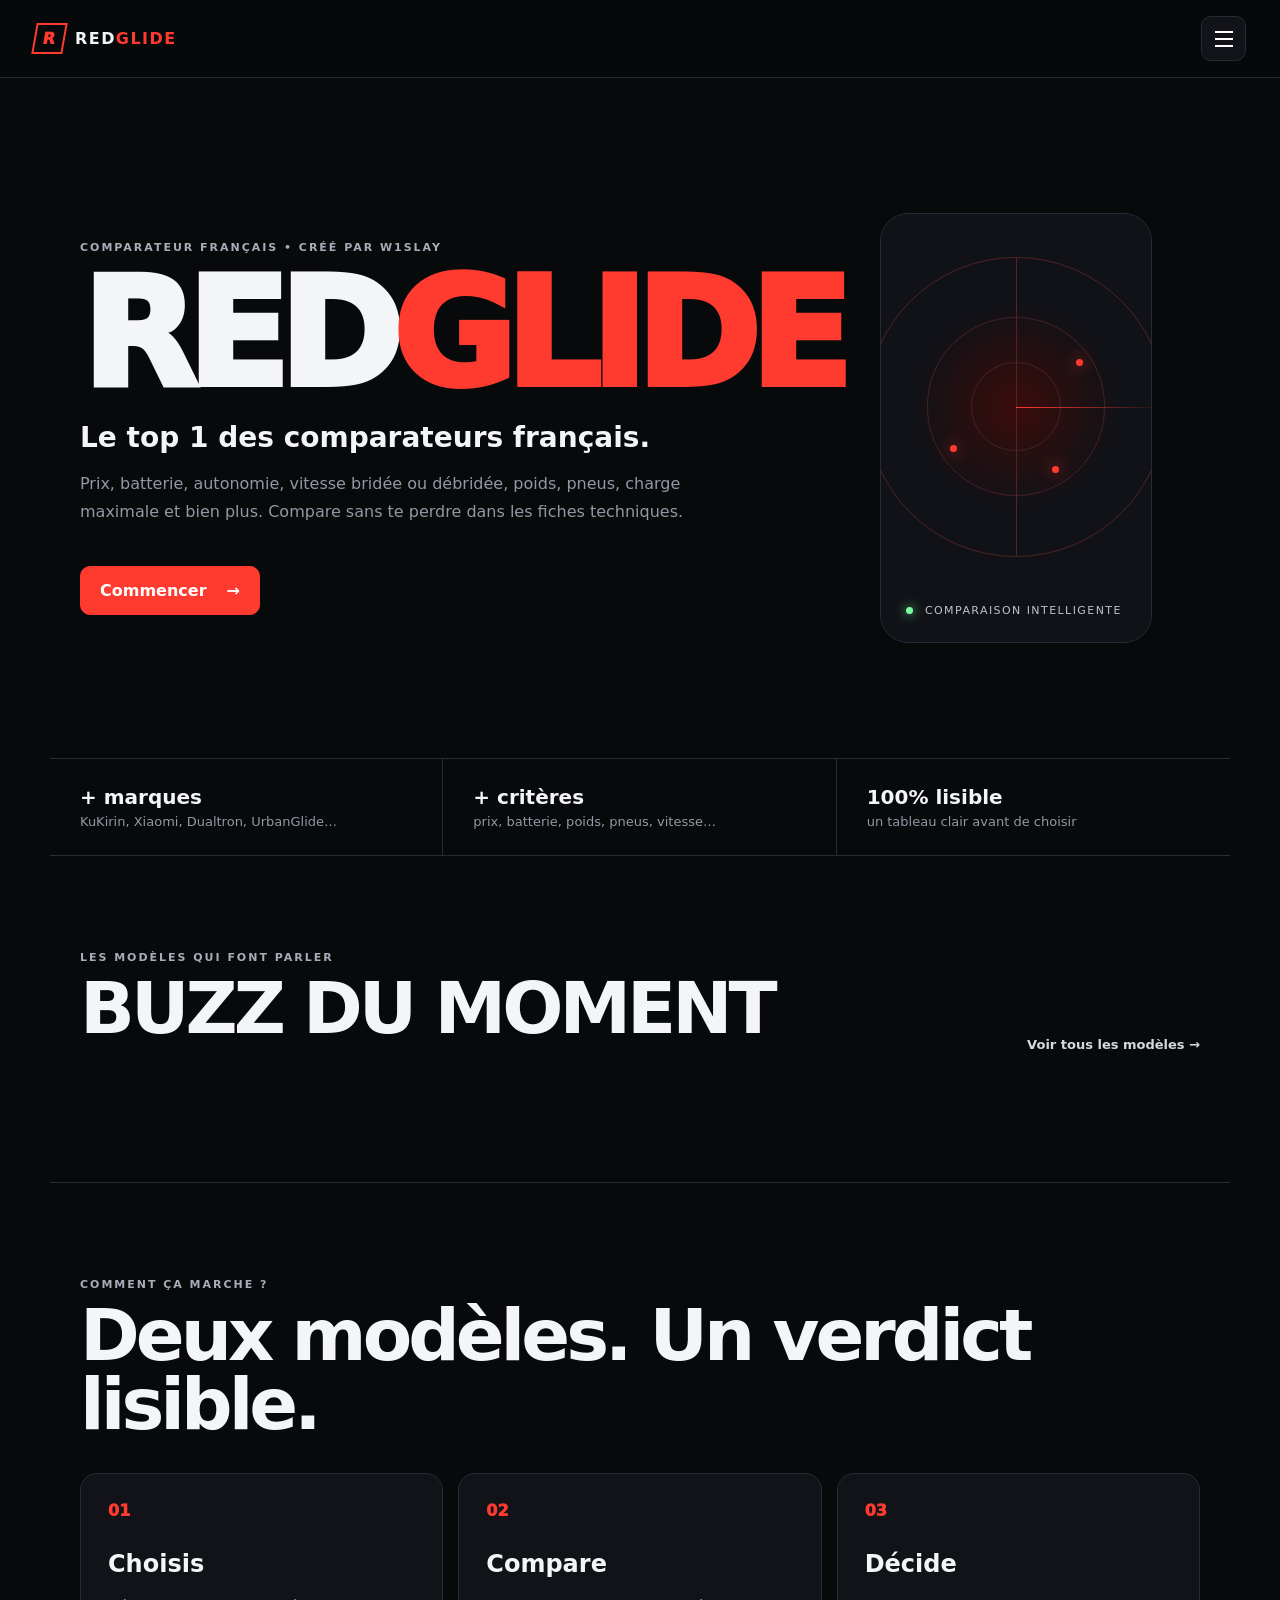
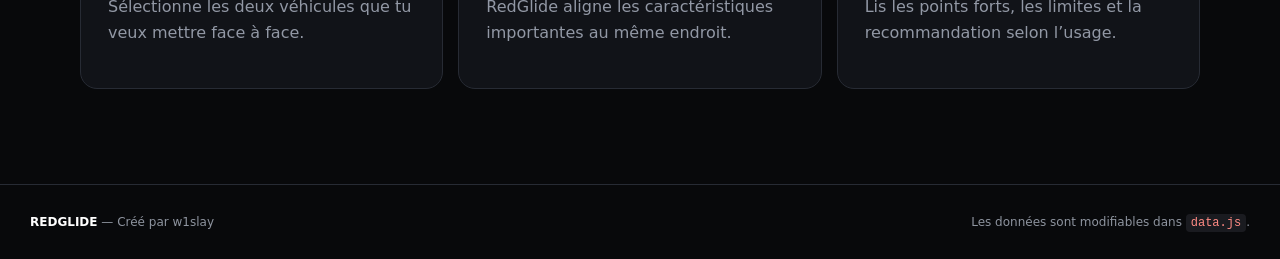
<file: index.html>
<!doctype html>
<html lang="fr">
<head>
  <meta charset="utf-8">
  <meta name="viewport" content="width=device-width, initial-scale=1">
  <title>RedGlide — Le comparateur français</title>
  <meta name="description" content="RedGlide, comparateur français de trottinettes, vélos électriques et voitures.">
  <link rel="stylesheet" href="styles.css">
</head>
<body data-page="home">
<header class="topbar">
  <a class="brand" href="index.html"><span class="brand-mark">R</span><span>RED<span>GLIDE</span></span></a>
  <button class="menu-btn" id="menuBtn" aria-expanded="false" aria-controls="megaMenu"><span></span><span></span><span></span></button>
</header>
<div class="mega-menu" id="megaMenu">
  <div class="menu-inner">
    <a href="search.html"><b>🛴 Trottinettes</b><small>Comparer les modèles électriques</small></a>
    <a href="velo.html"><b>🚲 Vélos électriques</b><small>Mêmes outils, catégorie vélo</small></a>
    <a href="voiture.html"><b>🚗 Voitures</b><small>Comparer prix, autonomie, puissance…</small></a>
    <a href="mailto:redglidebike@gmail.com"><b>✉️ Contact RedGlide</b><small>redglidebike@gmail.com</small></a>
  </div>
</div>

<main>
  <section class="hero">
    <div class="hero-grid"></div>
    <div class="hero-copy">
      <div class="eyebrow">COMPARATEUR FRANÇAIS • CRÉÉ PAR W1SLAY</div>
      <h1>RED<span>GLIDE</span></h1>
      <p class="hero-title">Le top 1 des comparateurs français.</p>
      <p class="hero-text">Prix, batterie, autonomie, vitesse bridée ou débridée, poids, pneus, charge maximale et bien plus. Compare sans te perdre dans les fiches techniques.</p>
      <a class="primary-btn" href="search.html">Commencer <span>→</span></a>
    </div>
    <div class="hero-card">
      <div class="radar">
        <div class="radar-ring r1"></div><div class="radar-ring r2"></div><div class="radar-ring r3"></div>
        <div class="radar-line"></div><div class="radar-sweep"></div>
        <span class="radar-dot d1"></span><span class="radar-dot d2"></span><span class="radar-dot d3"></span>
      </div>
      <div class="hero-card-label"><span class="live-dot"></span> COMPARAISON INTELLIGENTE</div>
    </div>
  </section>

  <section class="trust">
    <div><strong>+ marques</strong><span>KuKirin, Xiaomi, Dualtron, UrbanGlide…</span></div>
    <div><strong>+ critères</strong><span>prix, batterie, poids, pneus, vitesse…</span></div>
    <div><strong>100% lisible</strong><span>un tableau clair avant de choisir</span></div>
  </section>

  <section class="buzz section">
    <div class="section-head">
      <div><div class="eyebrow">LES MODÈLES QUI FONT PARLER</div><h2>BUZZ DU MOMENT</h2></div>
      <a href="search.html" class="text-link">Voir tous les modèles →</a>
    </div>
    <div class="product-grid" id="buzzGrid"></div>
  </section>

  <section class="how section">
    <div class="eyebrow">COMMENT ÇA MARCHE ?</div>
    <h2>Deux modèles. Un verdict lisible.</h2>
    <div class="steps">
      <article><span>01</span><h3>Choisis</h3><p>Sélectionne les deux véhicules que tu veux mettre face à face.</p></article>
      <article><span>02</span><h3>Compare</h3><p>RedGlide aligne les caractéristiques importantes au même endroit.</p></article>
      <article><span>03</span><h3>Décide</h3><p>Lis les points forts, les limites et la recommandation selon l’usage.</p></article>
    </div>
  </section>
</main>
<footer><div><b>REDGLIDE</b> <span>— Créé par w1slay</span></div><div>Les données sont modifiables dans <code>data.js</code>.</div></footer>
<script src="data.js?v=20261003"></script><script src="app.js?v=20261003"></script>
</body>
</html>
</file>
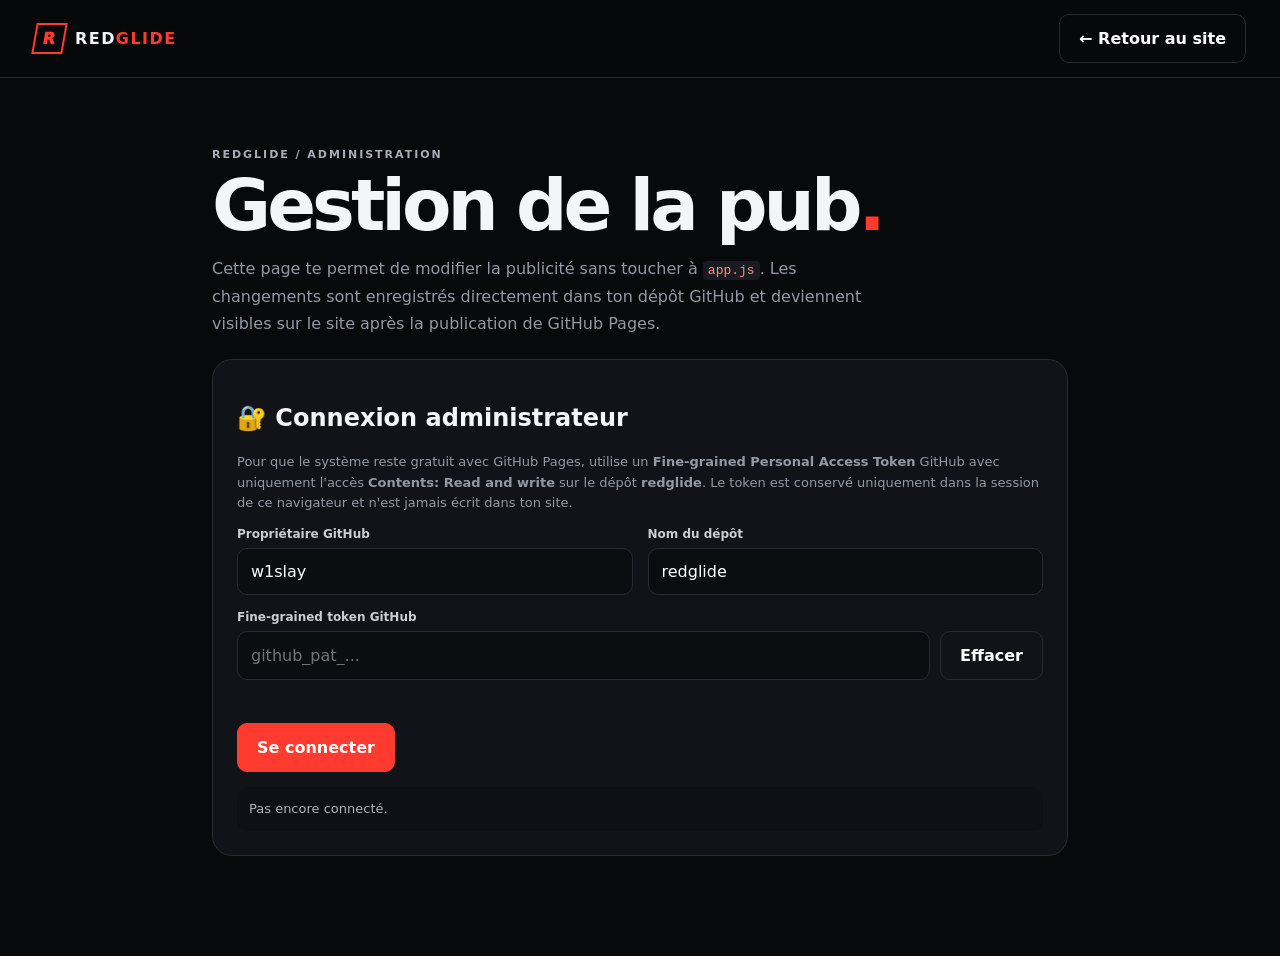
<file: admin.html>
<!doctype html>
<html lang="fr">
<head>
<meta charset="utf-8"><meta name="viewport" content="width=device-width,initial-scale=1">
<title>RedGlide — Administration publicité</title>
<link rel="stylesheet" href="styles.css">
<style>
.admin-wrap{max-width:900px;margin:auto;padding:70px 22px 100px}.admin-card{background:var(--panel);border:1px solid var(--line);border-radius:20px;padding:24px;margin-top:22px}.admin-grid{display:grid;grid-template-columns:1fr 1fr;gap:15px}.admin-field{display:grid;gap:7px}.admin-field.full{grid-column:1/-1}.admin-field label{font-size:12px;font-weight:800;color:#c9cdd5}.admin-field input,.admin-field textarea{width:100%;background:#0b0d11;border:1px solid var(--line);border-radius:10px;color:#fff;padding:13px;outline:none}.admin-field textarea{min-height:120px;resize:vertical}.admin-field input:focus,.admin-field textarea:focus{border-color:var(--red)}.admin-actions{display:flex;gap:10px;flex-wrap:wrap;margin-top:18px}.admin-status{margin-top:15px;padding:12px;border-radius:10px;background:#0d1015;color:#aeb4bf;font-size:13px;line-height:1.5}.admin-status.ok{border:1px solid #285b39;color:#9bf0b1}.admin-status.err{border:1px solid #6a2d31;color:#ff9b9b}.admin-preview{margin-top:18px}.preview-box{background:#090a0d;border:1px solid var(--line);border-radius:16px;padding:16px}.preview-ad{background:linear-gradient(135deg,#14171d,#0d0f13);border:1px solid #3b2025;border-radius:18px;padding:14px}.preview-content{display:grid;grid-template-columns:minmax(0,1fr) 1.5fr;gap:18px;align-items:center}.preview-media{min-height:130px;background:#08090b;border-radius:13px;overflow:hidden}.preview-media img{width:100%;height:100%;min-height:130px;object-fit:cover;display:block}.preview-copy h3{font-size:24px;margin:0 0 7px}.preview-copy p{color:var(--muted);line-height:1.55;margin:0 0 14px}.help{color:var(--muted);font-size:13px;line-height:1.6}.help code{word-break:break-all}.token-row{display:flex;gap:10px}.token-row input{flex:1}.danger{border-color:#57252a!important;background:#201014!important}.hidden{display:none!important}@media(max-width:650px){.admin-grid{grid-template-columns:1fr}.admin-field.full{grid-column:auto}.preview-content{grid-template-columns:1fr}.token-row{flex-direction:column}}
</style>
</head>
<body>
<header class="topbar"><a class="brand" href="index.html"><span class="brand-mark">R</span><span>RED<span>GLIDE</span></span></a><a class="ghost-btn" href="index.html">← Retour au site</a></header>
<main class="admin-wrap">
  <div class="eyebrow">REDGLIDE / ADMINISTRATION</div>
  <h1 class="page-title">Gestion de la pub<span>.</span></h1>
  <p class="lead">Cette page te permet de modifier la publicité sans toucher à <code>app.js</code>. Les changements sont enregistrés directement dans ton dépôt GitHub et deviennent visibles sur le site après la publication de GitHub Pages.</p>

  <section class="admin-card" id="connectionCard">
    <h2>🔐 Connexion administrateur</h2>
    <p class="help">Pour que le système reste gratuit avec GitHub Pages, utilise un <b>Fine-grained Personal Access Token</b> GitHub avec uniquement l'accès <b>Contents: Read and write</b> sur le dépôt <b>redglide</b>. Le token est conservé uniquement dans la session de ce navigateur et n'est jamais écrit dans ton site.</p>
    <div class="admin-grid">
      <div class="admin-field"><label>Propriétaire GitHub</label><input id="owner" value="w1slay" autocomplete="username"></div>
      <div class="admin-field"><label>Nom du dépôt</label><input id="repo" value="redglide"></div>
      <div class="admin-field full"><label>Fine-grained token GitHub</label><div class="token-row"><input id="token" type="password" placeholder="github_pat_..." autocomplete="off"><button class="ghost-btn" id="clearToken" type="button">Effacer</button></div></div>
    </div>
    <div class="admin-actions"><button class="primary-btn" id="connect" type="button">Se connecter</button></div>
    <div class="admin-status" id="status">Pas encore connecté.</div>
  </section>

  <section class="admin-card hidden" id="editorCard">
    <h2>📢 Ta publicité</h2>
    <div class="admin-grid">
      <div class="admin-field"><label>Afficher la pub</label><label style="display:flex;align-items:center;gap:10px"><input id="enabled" type="checkbox" checked style="width:auto"> Activée</label></div>
      <div class="admin-field"><label>Petit label</label><input id="label" maxlength="40"></div>
      <div class="admin-field"><label>Titre</label><input id="title" maxlength="100"></div>
      <div class="admin-field"><label>Bouton</label><input id="button" maxlength="40"></div>
      <div class="admin-field full"><label>Texte</label><textarea id="text" maxlength="300"></textarea></div>
      <div class="admin-field full"><label>URL de l'image (optionnelle)</label><input id="image" placeholder="https://.../image.jpg"></div>
      <div class="admin-field full"><label>Lien du bouton</label><input id="link" placeholder="https://..." type="url"></div>
    </div>
    <div class="admin-actions"><button class="primary-btn" id="save" type="button">💾 Enregistrer la publicité</button><button class="ghost-btn" id="logout" type="button">Se déconnecter</button></div>
    <div class="admin-status" id="saveStatus">Prêt.</div>
    <div class="admin-preview"><div class="eyebrow">APERÇU</div><div class="preview-box" id="preview"></div></div>
  </section>
</main>
<script>
const $=s=>document.querySelector(s);
const FILE_PATH='ad-config.json';
const DEFAULT={enabled:true,label:'PUBLICITÉ',title:'Ton annonce ici',text:'Ajoute ici ton texte publicitaire, une offre, un code promo ou un partenaire.',image:'',link:'https://example.com',button:'Découvrir'};
let fileSha=null;
function esc(s){return String(s??'').replace(/[&<>"']/g,c=>({'&':'&amp;','<':'&lt;','>':'&gt;','"':'&quot;',"'":'&#039;'}[c]));}
function b64encodeUtf8(str){const bytes=new TextEncoder().encode(str);let bin='';for(let i=0;i<bytes.length;i+=0x8000)bin+=String.fromCharCode(...bytes.subarray(i,i+0x8000));return btoa(bin);}
function b64decodeUtf8(b64){const bin=atob(b64.replace(/\n/g,''));const bytes=Uint8Array.from(bin,c=>c.charCodeAt(0));return new TextDecoder().decode(bytes);}
function token(){return $('#token').value.trim()||sessionStorage.getItem('rg_admin_token')||''}
function headers(){return {'Authorization':'Bearer '+token(),'Accept':'application/vnd.github+json','X-GitHub-Api-Version':'2022-11-28','Content-Type':'application/json'}}
function setStatus(el,msg,type=''){el.textContent=msg;el.className='admin-status '+type;}
function formData(){return {enabled:$('#enabled').checked,label:$('#label').value.trim(),title:$('#title').value.trim(),text:$('#text').value.trim(),image:$('#image').value.trim(),link:$('#link').value.trim(),button:$('#button').value.trim()};}
function fill(d){d={...DEFAULT,...d};$('#enabled').checked=!!d.enabled;$('#label').value=d.label;$('#title').value=d.title;$('#text').value=d.text;$('#image').value=d.image;$('#link').value=d.link;$('#button').value=d.button;renderPreview();}
function renderPreview(){const d=formData();const media=d.image?`<div class="preview-media"><img src="${esc(d.image)}" alt="Aperçu" onerror="this.parentElement.style.display='none'"></div>`:'';$('#preview').innerHTML=d.enabled?`<div class="preview-ad"><div class="ad-label">${esc(d.label)}</div><div class="preview-content">${media}<div class="preview-copy"><h3>${esc(d.title)}</h3><p>${esc(d.text)}</p><a class="primary-btn" href="${esc(d.link||'#')}" target="_blank">${esc(d.button)} →</a></div></div></div>`:'<div class="admin-status">Publicité désactivée.</div>';}
async function apiFile(){const owner=$('#owner').value.trim(),repo=$('#repo').value.trim();const r=await fetch(`https://api.github.com/repos/${encodeURIComponent(owner)}/${encodeURIComponent(repo)}/contents/${FILE_PATH}`,{headers:headers()});if(!r.ok)throw new Error('GitHub a refusé la lecture ('+r.status+'). Vérifie le token et le dépôt.');const j=await r.json();fileSha=j.sha;return JSON.parse(b64decodeUtf8(j.content));}
async function connect(){const t=$('#token').value.trim();if(!t){setStatus($('#status'),'Entre ton token GitHub.','err');return;}try{setStatus($('#status'),'Connexion à GitHub…');sessionStorage.setItem('rg_admin_token',t);const d=await apiFile();fill(d);$('#editorCard').classList.remove('hidden');setStatus($('#status'),'Connecté. Le token reste seulement dans cette session.','ok');}catch(e){sessionStorage.removeItem('rg_admin_token');setStatus($('#status'),e.message,'err');}}
async function save(){try{const owner=$('#owner').value.trim(),repo=$('#repo').value.trim();if(!token())throw new Error('Connecte-toi d’abord.');setStatus($('#saveStatus'),'Enregistrement sur GitHub…');const current=await apiFile();const content=JSON.stringify(formData(),null,2)+'\n';const body={message:'RedGlide: mise à jour de la publicité',content:b64encodeUtf8(content),branch:'main',sha:fileSha};const r=await fetch(`https://api.github.com/repos/${encodeURIComponent(owner)}/${encodeURIComponent(repo)}/contents/${FILE_PATH}`,{method:'PUT',headers:headers(),body:JSON.stringify(body)});if(!r.ok){const j=await r.json().catch(()=>({}));throw new Error(j.message||('GitHub a refusé la sauvegarde ('+r.status+').'));}const j=await r.json();fileSha=j.content.sha;setStatus($('#saveStatus'),'✅ Publicité enregistrée. GitHub Pages peut mettre 1 à 3 minutes à publier la nouvelle version.','ok');}catch(e){setStatus($('#saveStatus'),e.message,'err');}}
$('#connect').onclick=connect;$('#save').onclick=save;$('#clearToken').onclick=()=>{sessionStorage.removeItem('rg_admin_token');$('#token').value='';setStatus($('#status'),'Token effacé.');};$('#logout').onclick=()=>{sessionStorage.removeItem('rg_admin_token');location.reload();};['enabled','label','title','text','image','link','button'].forEach(id=>$( '#'+id).addEventListener('input',renderPreview));
const saved=sessionStorage.getItem('rg_admin_token');if(saved){$('#token').value=saved;connect();}else fill(DEFAULT);
</script>
</body></html>
</file>
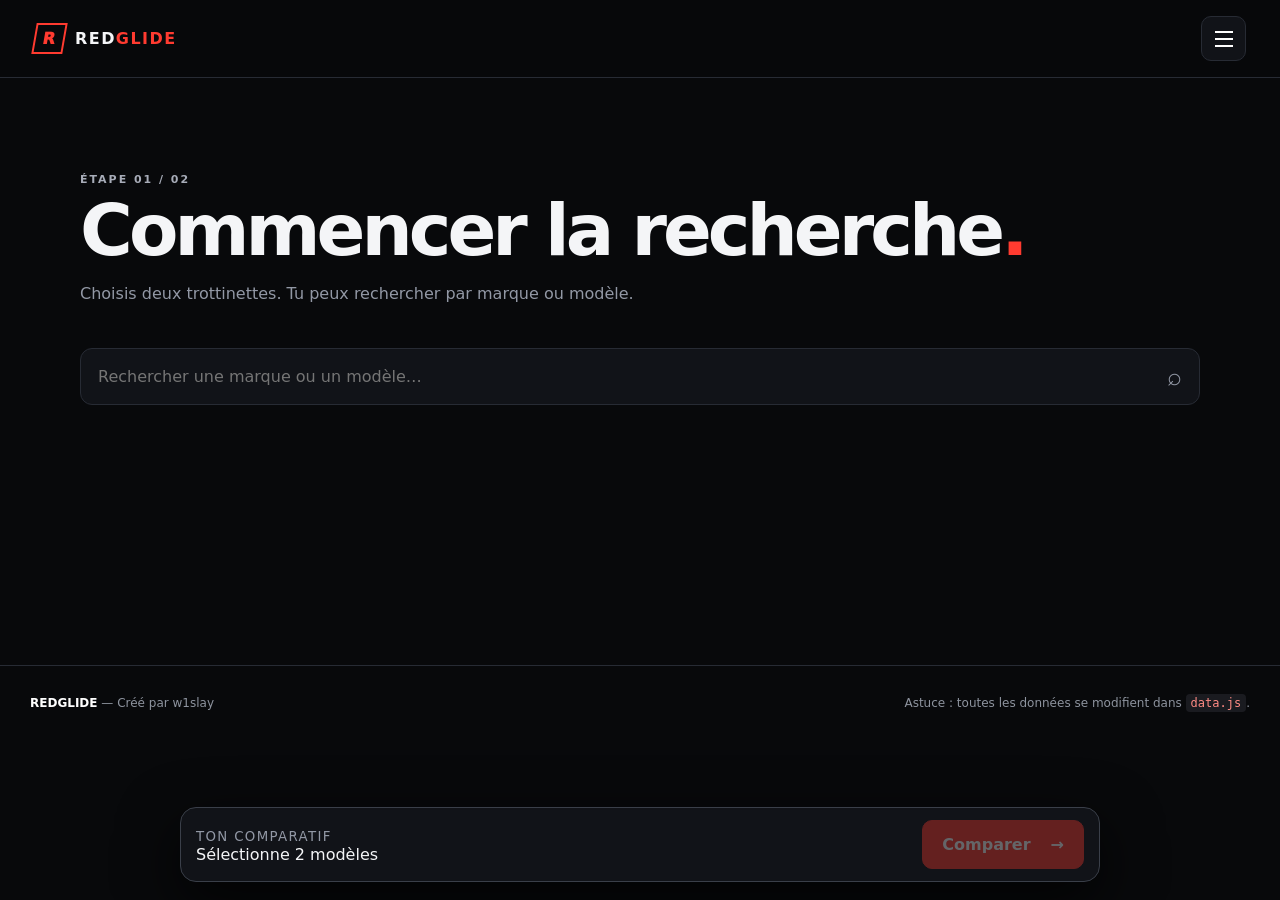
<file: search.html>
<!doctype html>
<html lang="fr">
<head><meta charset="utf-8"><meta name="viewport" content="width=device-width,initial-scale=1"><title>RedGlide — Commencer la recherche</title><link rel="stylesheet" href="styles.css"></head>
<body data-page="search">
<header class="topbar"><a class="brand" href="index.html"><span class="brand-mark">R</span><span>RED<span>GLIDE</span></span></a><button class="menu-btn" id="menuBtn"><span></span><span></span><span></span></button></header>
<div class="mega-menu" id="megaMenu"><div class="menu-inner">
<a href="search.html"><b>🛴 Trottinettes</b><small>Comparer les modèles électriques</small></a><a href="velo.html"><b>🚲 Vélos électriques</b><small>Mêmes outils, catégorie vélo</small></a><a href="voiture.html"><b>🚗 Voitures</b><small>Comparer prix, autonomie, puissance…</small></a><a href="mailto:redglidebike@gmail.com"><b>✉️ Contact RedGlide</b><small>redglidebike@gmail.com</small></a>
</div></div>
<main class="page">
  <div class="eyebrow">ÉTAPE 01 / 02</div>
  <h1 class="page-title">Commencer la recherche<span>.</span></h1>
  <p class="lead">Choisis deux trottinettes. Tu peux rechercher par marque ou modèle.</p>
  <div class="search-box"><input id="modelSearch" placeholder="Rechercher une marque ou un modèle…" autocomplete="off"><span>⌕</span></div>
  <div id="modelList" class="model-list"></div>
  <div class="selection-bar">
    <div><small>TON COMPARATIF</small><div id="selectedNames">Sélectionne 2 modèles</div></div>
    <button id="compareBtn" class="primary-btn" disabled>Comparer <span>→</span></button>
  </div>
</main>
<footer><div><b>REDGLIDE</b> — Créé par w1slay</div><div>Astuce : toutes les données se modifient dans <code>data.js</code>.</div></footer>
<script src="data.js?v=20261003"></script><script src="app.js?v=20261003"></script>
</body></html>
</file>
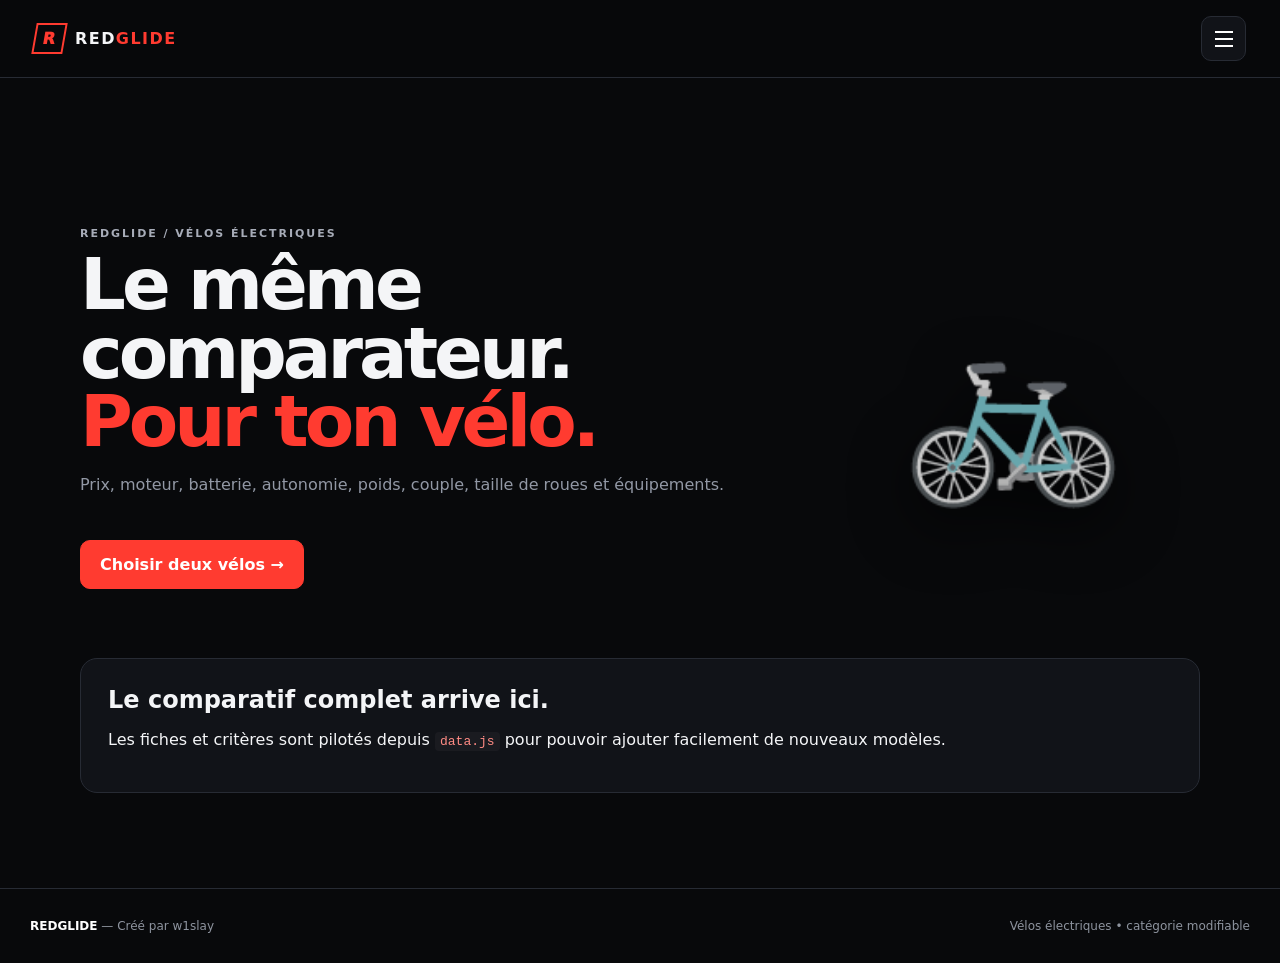
<file: velo.html>
<!doctype html>
<html lang="fr">
<head><meta charset="utf-8"><meta name="viewport" content="width=device-width,initial-scale=1"><title>RedGlide — Vélos électriques</title><link rel="stylesheet" href="styles.css"></head>
<body data-page="category">
<header class="topbar"><a class="brand" href="index.html"><span class="brand-mark">R</span><span>RED<span>GLIDE</span></span></a><button class="menu-btn" id="menuBtn"><span></span><span></span><span></span></button></header>
<div class="mega-menu" id="megaMenu"><div class="menu-inner">
<a href="search.html"><b>🛴 Trottinettes</b><small>Comparer les modèles électriques</small></a><a href="velo.html"><b>🚲 Vélos électriques</b><small>Mêmes outils, catégorie vélo</small></a><a href="voiture.html"><b>🚗 Voitures</b><small>Comparer prix, autonomie, puissance…</small></a><a href="mailto:redglidebike@gmail.com"><b>✉️ Contact RedGlide</b><small>redglidebike@gmail.com</small></a>
</div></div>
<main class="page category-page">
<div class="category-hero"><div><div class="eyebrow">REDGLIDE / VÉLOS ÉLECTRIQUES</div><h1 class="page-title">Le même comparateur.<br><span>Pour ton vélo.</span></h1><p class="lead">Prix, moteur, batterie, autonomie, poids, couple, taille de roues et équipements.</p><a class="primary-btn" href="#velo-list">Choisir deux vélos →</a></div><div class="category-icon">🚲</div></div>
<div id="velo-list" class="category-grid"></div>
<div class="category-cta"><h2>Le comparatif complet arrive ici.</h2><p>Les fiches et critères sont pilotés depuis <code>data.js</code> pour pouvoir ajouter facilement de nouveaux modèles.</p></div>
</main><footer><div><b>REDGLIDE</b> — Créé par w1slay</div><div>Vélos électriques • catégorie modifiable</div></footer>
<script src="data.js?v=20261003"></script><script src="app.js?v=20261003"></script></body></html>
</file>
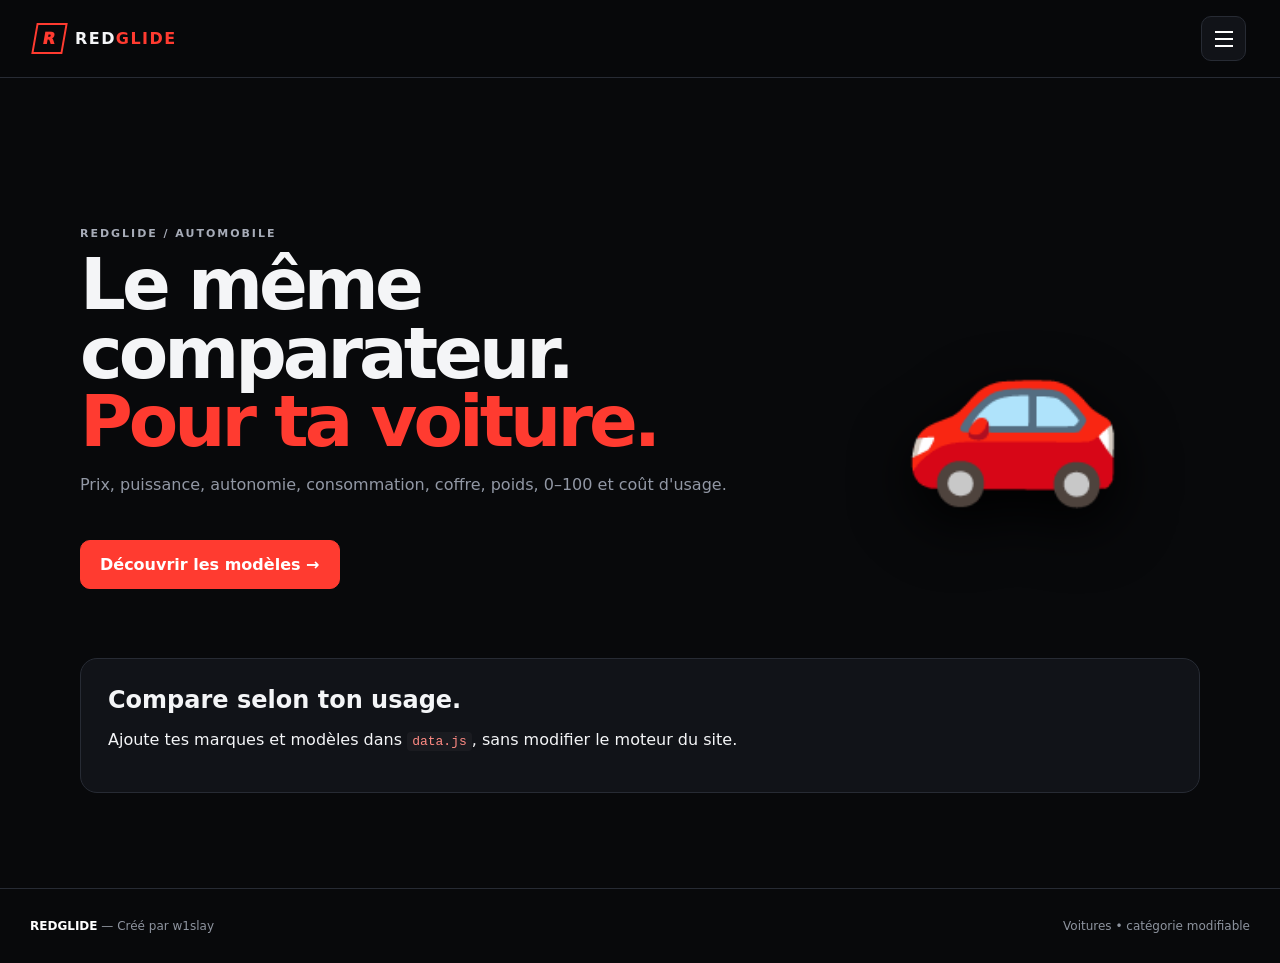
<file: voiture.html>
<!doctype html>
<html lang="fr">
<head><meta charset="utf-8"><meta name="viewport" content="width=device-width,initial-scale=1"><title>RedGlide — Voitures</title><link rel="stylesheet" href="styles.css"></head>
<body data-page="category">
<header class="topbar"><a class="brand" href="index.html"><span class="brand-mark">R</span><span>RED<span>GLIDE</span></span></a><button class="menu-btn" id="menuBtn"><span></span><span></span><span></span></button></header>
<div class="mega-menu" id="megaMenu"><div class="menu-inner">
<a href="search.html"><b>🛴 Trottinettes</b><small>Comparer les modèles électriques</small></a><a href="velo.html"><b>🚲 Vélos électriques</b><small>Mêmes outils, catégorie vélo</small></a><a href="voiture.html"><b>🚗 Voitures</b><small>Comparer prix, autonomie, puissance…</small></a><a href="mailto:redglidebike@gmail.com"><b>✉️ Contact RedGlide</b><small>redglidebike@gmail.com</small></a>
</div></div>
<main class="page category-page">
<div class="category-hero"><div><div class="eyebrow">REDGLIDE / AUTOMOBILE</div><h1 class="page-title">Le même comparateur.<br><span>Pour ta voiture.</span></h1><p class="lead">Prix, puissance, autonomie, consommation, coffre, poids, 0–100 et coût d'usage.</p><a class="primary-btn" href="#car-list">Découvrir les modèles →</a></div><div class="category-icon">🚗</div></div>
<div id="car-list" class="category-grid"></div>
<div class="category-cta"><h2>Compare selon ton usage.</h2><p>Ajoute tes marques et modèles dans <code>data.js</code>, sans modifier le moteur du site.</p></div>
</main><footer><div><b>REDGLIDE</b> — Créé par w1slay</div><div>Voitures • catégorie modifiable</div></footer>
<script src="data.js?v=20261003"></script><script src="app.js?v=20261003"></script></body></html>
</file>
<file: styles.css>
:root{
--bg:#08090b;--panel:#111318;--panel2:#16181e;--text:#f4f5f7;--muted:#9298a5;--line:#272b34;
--red:#ff3b30;--red2:#ff5b50;--green:#79ff9d;--max:1180px;
}
*{box-sizing:border-box}html{scroll-behavior:smooth}body{margin:0;background:var(--bg);color:var(--text);font-family:Inter,ui-sans-serif,system-ui,-apple-system,BlinkMacSystemFont,"Segoe UI",sans-serif}
a{color:inherit;text-decoration:none}button,input{font:inherit}.topbar{height:78px;display:flex;align-items:center;justify-content:space-between;padding:0 34px;border-bottom:1px solid var(--line);position:sticky;top:0;z-index:20;background:rgba(8,9,11,.86);backdrop-filter:blur(18px)}
.brand{display:flex;gap:10px;align-items:center;font-weight:900;letter-spacing:.09em}.brand span span{color:var(--red)}.brand-mark{width:31px;height:31px;border:2px solid var(--red);display:grid;place-items:center;color:var(--red);transform:skew(-10deg);font-weight:950}
.menu-btn{width:45px;height:45px;border:1px solid var(--line);background:var(--panel);display:grid;place-content:center;gap:5px;cursor:pointer;border-radius:10px}.menu-btn span{width:18px;height:2px;background:#fff;display:block}
.mega-menu{position:fixed;right:25px;top:88px;width:min(460px,calc(100vw - 40px));z-index:30;background:rgba(17,19,24,.97);border:1px solid #303540;border-radius:18px;padding:10px;box-shadow:0 25px 70px #0008;opacity:0;pointer-events:none;transform:translateY(-8px);transition:.2s}.mega-menu.open{opacity:1;pointer-events:auto;transform:none}.menu-inner{display:grid;gap:5px}.menu-inner a{padding:16px;border-radius:12px;display:flex;flex-direction:column;gap:4px}.menu-inner a:hover{background:#20232b}.menu-inner b{font-size:15px}.menu-inner small{color:var(--muted)}
.hero{min-height:680px;max-width:var(--max);margin:auto;padding:90px 30px 70px;display:grid;grid-template-columns:1.15fr .85fr;align-items:center;gap:40px;position:relative}.hero-grid{position:absolute;inset:0;pointer-events:none;background:linear-gradient(90deg,transparent 49.8%,#1d2027 50%,transparent 50.2%),linear-gradient(0deg,transparent 49.8%,#1d2027 50%,transparent 50.2%);background-size:120px 120px;mask-image:radial-gradient(circle at 65% 50%,#000,transparent 65%);opacity:.28}.hero-copy{position:relative}.eyebrow{font-size:11px;letter-spacing:.18em;color:#a7acb8;font-weight:800}.hero h1{font-size:clamp(70px,12vw,150px);line-height:.82;margin:20px 0 24px;letter-spacing:-.07em;font-weight:1000}.hero h1 span{color:var(--red)}.hero-title{font-size:28px;font-weight:800;margin:0 0 15px}.hero-text{color:var(--muted);max-width:650px;line-height:1.7;font-size:16px}.primary-btn,.ghost-btn{display:inline-flex;align-items:center;gap:20px;padding:14px 19px;border-radius:10px;font-weight:900;margin-top:25px;border:1px solid var(--red);background:var(--red);color:#fff;cursor:pointer;transition:.2s}.primary-btn:hover{background:var(--red2);transform:translateY(-2px)}.primary-btn:disabled{opacity:.35;cursor:not-allowed;transform:none}.ghost-btn{background:transparent;border-color:var(--line);margin-top:0}.hero-card{height:430px;border:1px solid var(--line);background:radial-gradient(circle at 50% 45%,#3b0c0b,transparent 38%),#101217;border-radius:28px;position:relative;overflow:hidden}.radar{width:300px;height:300px;position:absolute;left:50%;top:45%;transform:translate(-50%,-50%);border-radius:50%;border:1px solid #512323}.radar-ring{position:absolute;inset:20%;border:1px solid #472126;border-radius:50%}.r2{inset:35%}.r3{inset:50%}.radar-line{position:absolute;left:50%;top:0;bottom:0;width:1px;background:#572226}.radar-sweep{position:absolute;width:50%;height:1px;background:linear-gradient(90deg,var(--red),transparent);left:50%;top:50%;transform-origin:left;animation:sweep 3s linear infinite}.radar-dot{position:absolute;width:7px;height:7px;background:var(--red);border-radius:50%;box-shadow:0 0 16px var(--red)}.d1{left:70%;top:34%}.d2{left:28%;top:63%}.d3{left:62%;top:70%}@keyframes sweep{to{transform:rotate(360deg)}}.hero-card-label{position:absolute;bottom:25px;left:25px;font-size:11px;letter-spacing:.13em;color:#bfc2ca}.live-dot{display:inline-block;width:7px;height:7px;background:var(--green);border-radius:50%;margin-right:7px;box-shadow:0 0 12px var(--green)}
.trust{max-width:var(--max);margin:0 auto;border-top:1px solid var(--line);border-bottom:1px solid var(--line);display:grid;grid-template-columns:repeat(3,1fr)}.trust div{padding:26px 30px;border-right:1px solid var(--line)}.trust div:last-child{border:0}.trust strong{display:block;font-size:20px}.trust span{display:block;color:var(--muted);margin-top:5px;font-size:13px}
.section,.page{max-width:var(--max);margin:auto;padding:95px 30px}.section-head{display:flex;justify-content:space-between;align-items:end;margin-bottom:35px}.section h2,.page-title{font-size:clamp(38px,6vw,72px);letter-spacing:-.055em;line-height:.95;margin:10px 0}.text-link{color:#d6d8dd;font-size:13px;font-weight:800}.product-grid{display:grid;grid-template-columns:repeat(5,1fr);gap:12px}.product-card{background:var(--panel);border:1px solid var(--line);border-radius:17px;padding:15px;min-width:0;transition:.2s;overflow:hidden}.product-card:hover{transform:translateY(-4px);border-color:#4b515e}.card-top{display:flex;justify-content:space-between;color:#a9aeb8;font-size:11px}.tag{font-size:9px;font-weight:900;letter-spacing:.12em;color:#fff;background:#272a31;border-radius:999px;padding:5px 8px}.scooter-visual{height:130px;position:relative;margin:8px -3px}.wheel{position:absolute;bottom:18px;width:27px;height:27px;border:5px solid #555b65;border-radius:50%;background:#0a0b0d}.w1{left:19px}.w2{right:19px}.deck{position:absolute;left:39px;right:39px;bottom:36px;height:8px;background:#c4c8cf;border-radius:7px;transform:skew(-9deg)}.stem{position:absolute;right:40px;bottom:41px;width:6px;height:70px;background:#b4b9c1;transform:rotate(8deg);transform-origin:bottom;border-radius:5px}.product-card h3{margin:2px 0 7px;font-size:22px}.product-card p{color:var(--muted);font-size:12px;line-height:1.45;min-height:52px}.mini-stats{display:grid;grid-template-columns:repeat(3,1fr);gap:5px;border-top:1px solid var(--line);padding-top:12px}.mini-stats b{display:block;font-size:12px}.mini-stats small{color:var(--muted);font-size:9px}.price{margin-top:14px;font-weight:900;color:#fff}.select-btn{width:100%;border:1px solid var(--line);background:#1c1f26;color:#fff;border-radius:8px;padding:10px;cursor:pointer;margin-top:12px;font-weight:800}.selectable{cursor:pointer}.chosen{border-color:var(--red);box-shadow:0 0 0 1px var(--red) inset}.chosen .select-btn{background:var(--red);border-color:var(--red)}
.how{border-top:1px solid var(--line)}.steps{display:grid;grid-template-columns:repeat(3,1fr);gap:15px;margin-top:35px}.steps article{background:var(--panel);border:1px solid var(--line);padding:27px;border-radius:17px}.steps span{color:var(--red);font-weight:950}.steps h3{font-size:24px;margin:30px 0 8px}.steps p{color:var(--muted);line-height:1.6}
.page-title span{color:var(--red)}.lead{color:var(--muted);max-width:650px;line-height:1.7}.search-box{margin:40px 0 25px;background:var(--panel);border:1px solid var(--line);border-radius:12px;padding:0 17px;display:flex;align-items:center}.search-box input{background:none;border:0;outline:0;color:#fff;padding:18px 0;width:100%;font-size:16px}.search-box span{color:var(--muted);font-size:25px}.model-list{display:grid;grid-template-columns:repeat(4,1fr);gap:12px;padding-bottom:140px}.selection-bar{position:fixed;z-index:15;bottom:18px;left:50%;transform:translateX(-50%);width:min(920px,calc(100vw - 30px));background:rgba(18,20,25,.96);border:1px solid #3a3f49;border-radius:16px;padding:12px 15px;display:flex;align-items:center;justify-content:space-between;box-shadow:0 20px 60px #000b;backdrop-filter:blur(16px)}.selection-bar small{color:var(--muted);letter-spacing:.1em}.selection-bar .primary-btn{margin:0}.compare-top{display:flex;align-items:end;justify-content:space-between}.compare-head{display:grid;grid-template-columns:1fr 70px 1fr;gap:20px;align-items:center;margin:50px 0 22px}.compare-model{background:var(--panel);border:1px solid var(--line);padding:25px;border-radius:17px}.compare-model h2{font-size:42px;margin:15px 0 8px}.compare-model p{color:var(--muted);line-height:1.55}.vs{text-align:center;color:var(--red);font-weight:1000;font-style:italic}.compare-table{border:1px solid var(--line);border-radius:17px;overflow:hidden}.compare-row{display:grid;grid-template-columns:1.15fr 1fr 1fr;border-bottom:1px solid var(--line)}.compare-row:last-child{border:0}.compare-row>*{padding:16px 18px;border-right:1px solid var(--line)}.compare-row>div{color:var(--muted);font-size:13px}.compare-row strong{font-size:14px}.verdict-grid{display:grid;grid-template-columns:1fr 1fr;gap:15px;margin-top:15px}.verdict-grid article,.honest,.category-cta{background:var(--panel);border:1px solid var(--line);border-radius:17px;padding:27px}.verdict-grid h3{font-size:25px}.verdict-grid li{list-style:none;margin:10px 0;color:#dce0e6}.verdict-grid ul{padding:0}.verdict-grid p,.honest p{color:var(--muted);line-height:1.7}.honest{margin-top:15px}.honest h2{font-size:36px;margin:10px 0}.legal-note{margin-top:15px;padding:18px;background:#17130f;border:1px solid #4d3520;border-radius:13px;color:#c7b49b;font-size:12px;line-height:1.6}
.category-hero{min-height:470px;display:grid;grid-template-columns:1fr .5fr;align-items:center}.category-icon{font-size:180px;text-align:center;filter:drop-shadow(0 20px 30px #000)}.category-grid{display:grid;grid-template-columns:repeat(3,1fr);gap:15px}.category-card{background:var(--panel);border:1px solid var(--line);border-radius:17px;padding:25px}.category-card>span{font-size:35px}.category-card h3{font-size:25px;margin:5px 0 25px}.category-card b{color:var(--muted);font-size:12px}.category-card dl{display:grid;grid-template-columns:1fr 1fr;border-top:1px solid var(--line)}.category-card dt,.category-card dd{padding:11px 0;border-bottom:1px solid var(--line);font-size:12px}.category-card dt{color:var(--muted)}.category-card dd{text-align:right;margin:0}.category-card small{display:block;color:#aeb3bd;margin-top:15px}.category-cta{margin-top:15px}.category-cta h2{margin:0 0 8px}
footer{border-top:1px solid var(--line);padding:30px;display:flex;justify-content:space-between;color:#8e949f;font-size:12px;gap:20px}footer b{color:#fff}code{color:#ff8b84;background:#1a1b20;padding:2px 5px;border-radius:4px}
@media(max-width:900px){.hero{grid-template-columns:1fr}.hero-card{display:none}.product-grid{grid-template-columns:repeat(2,1fr)}.model-list{grid-template-columns:repeat(2,1fr)}.category-grid{grid-template-columns:1fr 1fr}.category-hero{grid-template-columns:1fr}.category-icon{font-size:90px}.trust{grid-template-columns:1fr}.trust div{border-right:0;border-bottom:1px solid var(--line)}.steps,.verdict-grid{grid-template-columns:1fr}}
@media(max-width:600px){.topbar{padding:0 16px}.hero,.section,.page{padding-left:18px;padding-right:18px}.hero{min-height:600px;padding-top:70px}.hero h1{font-size:70px}.product-grid,.model-list,.category-grid{grid-template-columns:1fr}.compare-head{grid-template-columns:1fr}.vs{display:none}.compare-row{grid-template-columns:1fr 1fr}.compare-row>div{grid-column:1/-1;background:#0d0f13}.compare-model h2{font-size:32px}.selection-bar{align-items:center}.selection-bar .primary-btn{padding:11px 13px}.section-head{align-items:start;gap:15px;flex-direction:column}footer{flex-direction:column}}

/* Photos produits */
.scooter-visual.has-photo{height:180px;margin:4px -8px 8px;display:flex;align-items:center;justify-content:center;background:#f5f5f5;border-radius:12px;overflow:hidden}
.scooter-visual.has-photo img{width:100%;height:100%;object-fit:contain;display:block;mix-blend-mode:multiply}
.product-card:hover .scooter-visual.has-photo img{transform:scale(1.035);transition:transform .25s ease}

.photo-placeholder{width:100%;height:100%;display:flex;flex-direction:column;align-items:center;justify-content:center;background:radial-gradient(circle at 50% 45%,#252830,#101217 70%);color:#fff;text-align:center}
.photo-placeholder b{font-size:12px;color:#ff5b50;letter-spacing:.14em;text-transform:uppercase}
.photo-placeholder span{font-size:28px;font-weight:950;letter-spacing:-.04em}
.photo-placeholder small{margin-top:8px;color:#777d88;font-size:8px;letter-spacing:.12em}

/* Marques : logo + nom complet */
.brand-lockup{display:inline-flex;align-items:center;gap:9px;min-width:0;font-weight:800;color:var(--text,#fff)}
.brand-logo{width:30px;height:30px;border-radius:8px;background:#fff;display:grid;place-items:center;overflow:hidden;flex:0 0 30px;border:1px solid rgba(255,255,255,.14)}
.brand-logo img{width:22px;height:22px;object-fit:contain;display:block}
.brand-fallback{display:none;width:100%;height:100%;place-items:center;background:#111;color:#ff334f;font-size:9px;font-weight:900}
.compare-model>.brand-lockup{margin-bottom:8px}

/* Publicité personnalisable */
.redglide-ad{margin-top:18px;background:linear-gradient(135deg,#14171d,#0d0f13);border:1px solid #3b2025;border-radius:18px;padding:14px;overflow:hidden}.ad-label{font-size:10px;letter-spacing:.16em;color:#8f959f;margin-bottom:10px}.ad-content{display:grid;grid-template-columns:minmax(0,1fr) 1.5fr;gap:18px;align-items:center}.ad-media{display:block;border-radius:13px;overflow:hidden;min-height:130px;background:#090a0d}.ad-media img{width:100%;height:100%;min-height:130px;object-fit:cover;display:block}.ad-copy h3{font-size:24px;margin:0 0 7px}.ad-copy p{color:var(--muted);line-height:1.55;margin:0 0 14px}.ad-btn{display:inline-flex;margin:0}.redglide-ad + *{margin-top:15px}@media(max-width:600px){.ad-content{grid-template-columns:1fr}.ad-media{min-height:100px}.ad-media img{min-height:100px}}
</file>
